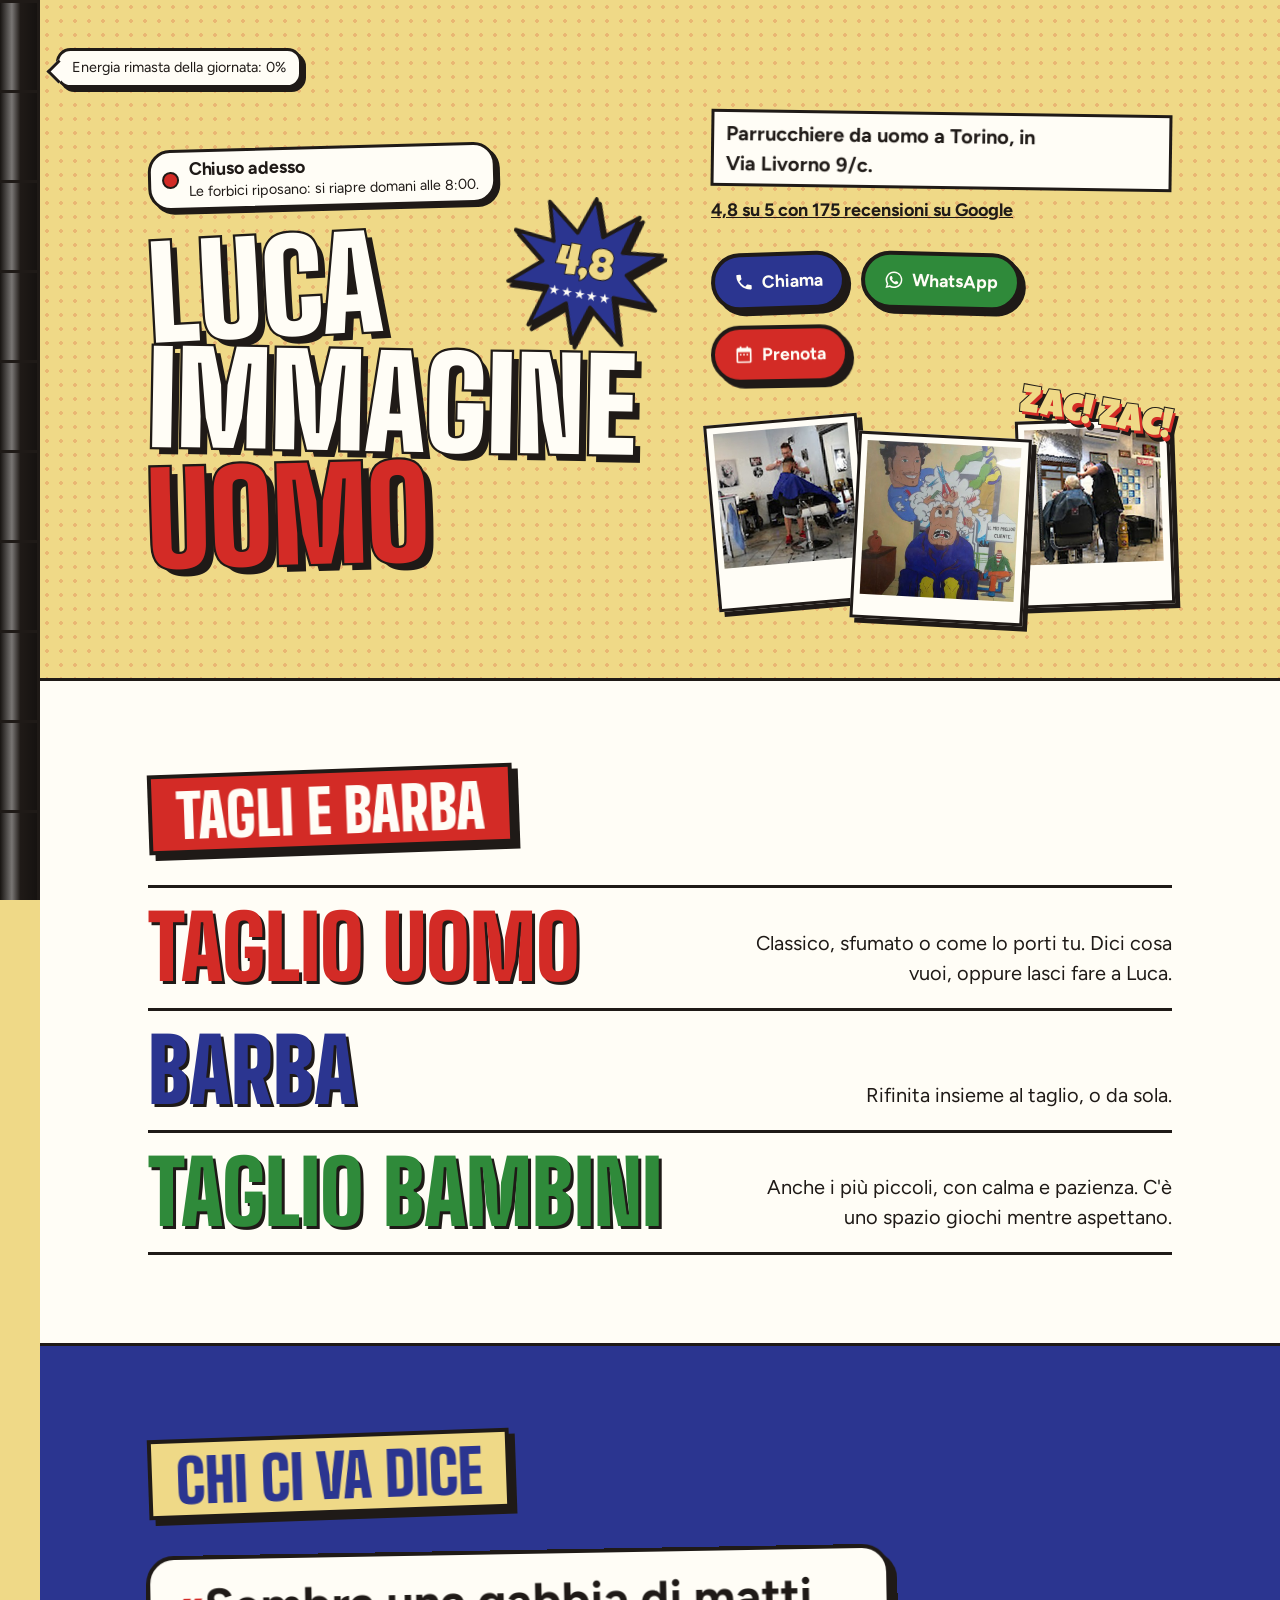
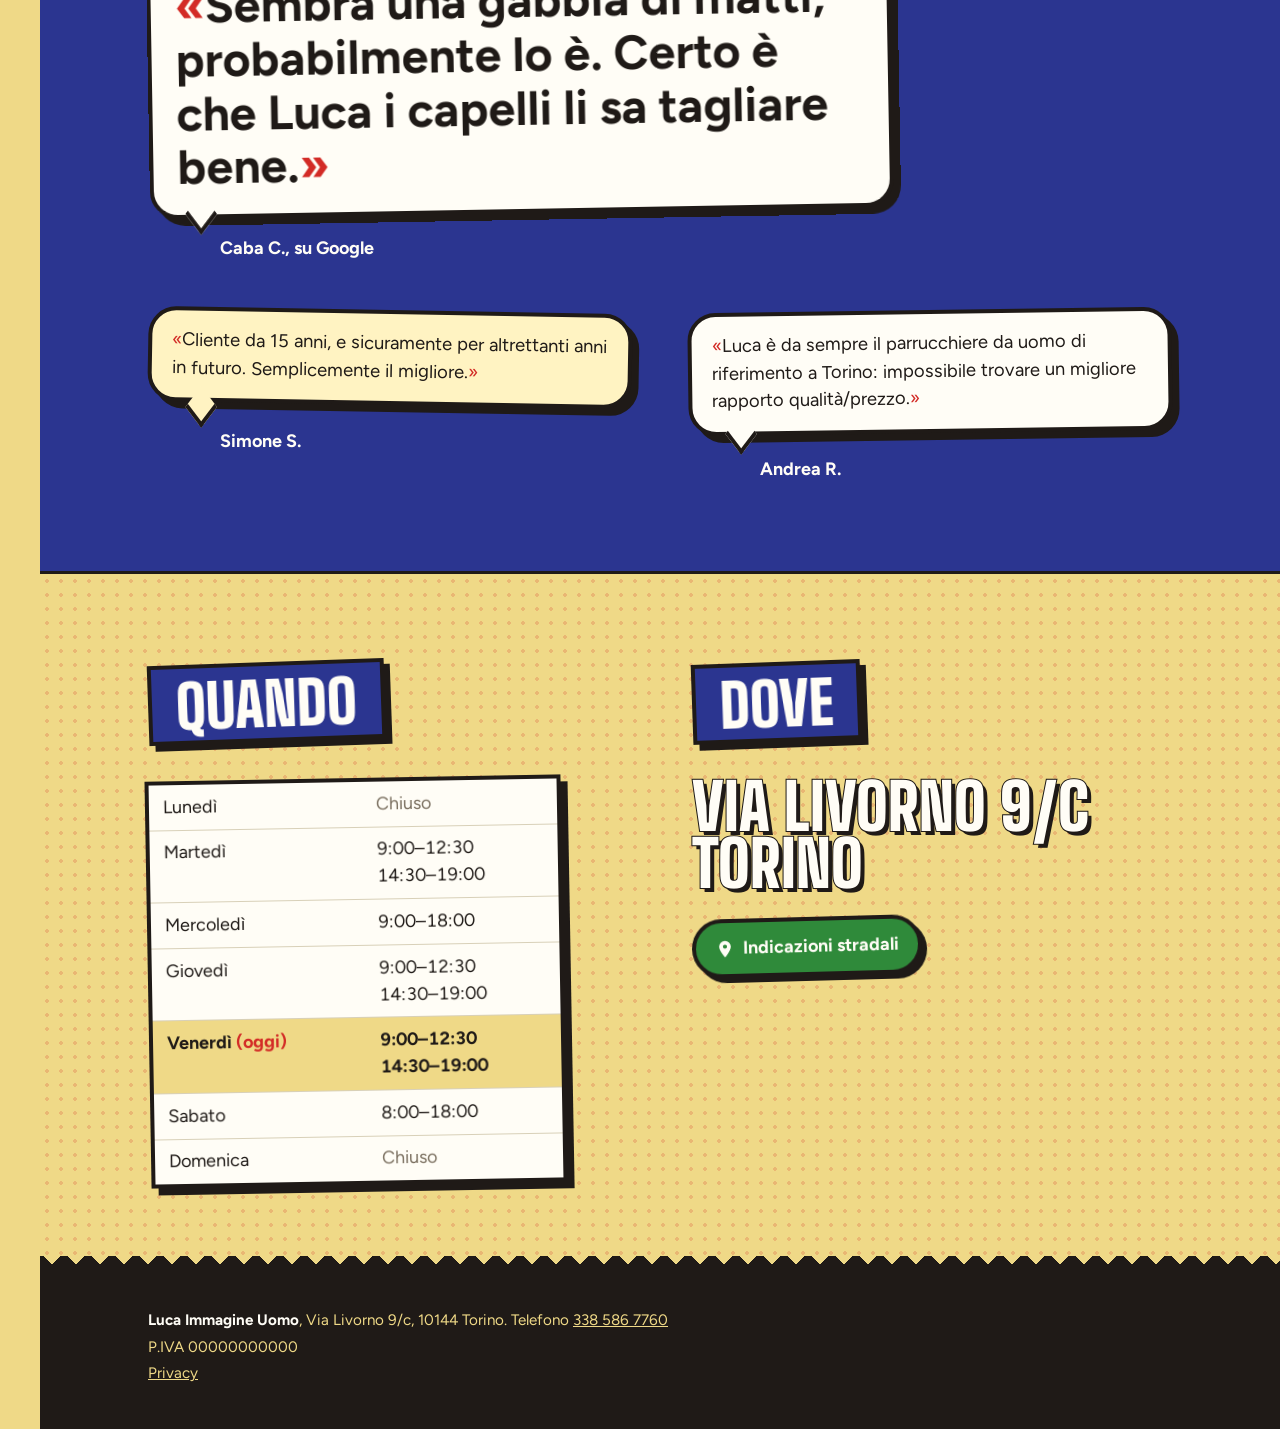
<file: index.html>
<!doctype html>
<html lang="it">
<head>
<meta charset="utf-8">
<meta name="viewport" content="width=device-width, initial-scale=1, viewport-fit=cover">
<title>Luca Immagine Uomo — Parrucchiere da uomo a Torino, Via Livorno 9/c</title>
<meta name="description" content="Parrucchiere da uomo in Via Livorno 9/c a Torino. Taglio, barba e bambini. 4,8 su Google con 175 recensioni. Chiama, scrivi su WhatsApp o prenota online.">
<meta property="og:title" content="Luca Immagine Uomo — Parrucchiere da uomo a Torino">
<meta property="og:image" content="assets/murale.jpg">
<meta property="og:description" content="Via Livorno 9/c, Torino. Taglio, barba e bambini.">
<meta name="theme-color" content="#efd987">
<link rel="icon" href="assets/favicon.svg" type="image/svg+xml">
<link rel="preload" href="assets/luckiest-guy-latin-400-normal.woff2" as="font" type="font/woff2" crossorigin>
<link rel="preload" href="assets/big-shoulders-display-latin-900-normal.woff2" as="font" type="font/woff2" crossorigin>
<link rel="stylesheet" href="style.css">
<script type="application/ld+json">
{
  "@context": "https://schema.org",
  "@type": "HairSalon",
  "name": "Luca Immagine Uomo",
  "telephone": "+393385867760",
  "address": {
    "@type": "PostalAddress",
    "streetAddress": "Via Livorno 9/c",
    "postalCode": "10144",
    "addressLocality": "Torino",
    "addressCountry": "IT"
  },
  "openingHoursSpecification": [
    {"@type":"OpeningHoursSpecification","dayOfWeek":["Tuesday","Thursday","Friday"],"opens":"09:00","closes":"12:30"},
    {"@type":"OpeningHoursSpecification","dayOfWeek":["Tuesday","Thursday","Friday"],"opens":"14:30","closes":"19:00"},
    {"@type":"OpeningHoursSpecification","dayOfWeek":"Wednesday","opens":"09:00","closes":"18:00"},
    {"@type":"OpeningHoursSpecification","dayOfWeek":"Saturday","opens":"08:00","closes":"18:00"}
  ]
}
</script>
</head>
<body>

<div class="vita" aria-hidden="true"><div class="vita-piena"></div></div>

<header class="testa">
  <p class="nota" id="nota">Energia rimasta della giornata</p>
  <div class="dentro">
    <div class="nome-scatola">
      <a class="stato" id="stato" href="#orari">Guarda gli orari</a>
      <div class="nome-riga">
      <h1 class="grande nome"><span>Luca</span><span>Immagine</span><span class="uomo">Uomo</span></h1>
      <div class="scoppio" aria-hidden="true">
        <svg viewBox="0 0 200 200"><polygon points="100,4 117,52 160,18 146,68 198,62 156,96 196,130 144,128 160,182 116,146 100,196 84,146 40,182 56,128 4,130 44,96 2,62 54,68 40,18 83,52"/></svg>
        <span class="voto">4,8<small>★★★★★</small></span>
      </div>
      </div>
    </div>

    <div>
      <p class="sotto">Parrucchiere da uomo a Torino, in <span class="nowrap">Via Livorno 9/c</span>.</p>

      <p class="recensioni-link"><a href="https://www.google.com/maps/search/?api=1&amp;query=Luca+Immagine+Uomo+Via+Livorno+9c+Torino" rel="noopener">4,8 su 5 con 175 recensioni su Google</a></p>

      <nav class="azioni" aria-label="Contatti">
        <a class="chiama" href="tel:+393385867760">
          <svg viewBox="0 0 24 24" aria-hidden="true"><path fill="currentColor" d="M6.6 10.8a15.1 15.1 0 0 0 6.6 6.6l2.2-2.2c.3-.3.7-.4 1-.2 1.1.4 2.3.6 3.6.6.6 0 1 .4 1 1V20c0 .6-.4 1-1 1A17 17 0 0 1 3 4c0-.6.4-1 1-1h3.5c.6 0 1 .4 1 1 0 1.3.2 2.5.6 3.6.1.3 0 .7-.2 1l-2.3 2.2Z"/></svg>
          Chiama
        </a>
        <a class="whatsapp" href="https://wa.me/393385867760" rel="noopener">
          <svg viewBox="0 0 24 24" aria-hidden="true"><path fill="currentColor" d="M12 2a10 10 0 0 0-8.6 15.1L2 22l5-1.3A10 10 0 1 0 12 2Zm0 18.2c-1.5 0-3-.4-4.2-1.2l-.3-.2-3 .8.8-2.9-.2-.3A8.2 8.2 0 1 1 12 20.2Zm4.5-6.1c-.2-.1-1.5-.7-1.7-.8-.2-.1-.4-.1-.6.1l-.8 1c-.1.2-.3.2-.5.1a6.7 6.7 0 0 1-3.3-2.9c-.3-.4.3-.4.7-1.4.1-.2 0-.3 0-.4l-.8-1.8c-.2-.5-.4-.4-.6-.4h-.5c-.2 0-.4.1-.7.3-.2.3-.9.9-.9 2.2s.9 2.5 1 2.7c.1.2 1.8 2.8 4.4 3.9 1.6.7 2.3.8 3.1.6.5-.1 1.5-.6 1.7-1.2.2-.6.2-1.1.2-1.2-.1-.1-.2-.2-.5-.3Z"/></svg>
          WhatsApp
        </a>
        <a class="prenota" href="https://www.cutapp.it/prenota/parrucchiere-luca-immagine-uomo-torino-8bb808/" rel="noopener">
          <svg viewBox="0 0 24 24" aria-hidden="true"><path fill="currentColor" d="M7 2v2H5a2 2 0 0 0-2 2v14c0 1.1.9 2 2 2h14a2 2 0 0 0 2-2V6a2 2 0 0 0-2-2h-2V2h-2v2H9V2H7Zm-2 7h14v11H5V9Zm2 2v2h2v-2H7Zm4 0v2h2v-2h-2Zm4 0v2h2v-2h-2Z"/></svg>
          Prenota
        </a>
      </nav>

      <div class="tavolo">
        <span class="zac" aria-hidden="true">Zac! Zac!</span>
        <ul class="polaroid" aria-label="Foto dal negozio">
          <li><img src="assets/luca-al-lavoro-1.jpg" width="375" height="375" alt="Luca al lavoro in negozio, con un cliente seduto sulla poltrona."></li>
          <li><img src="assets/murale-quadrato.jpg" width="480" height="480" alt="Il murale del vecchio negozio: Luca in versione fumetto taglia una montagna di capelli schiumosi a un cliente terrorizzato."></li>
          <li><img src="assets/luca-al-lavoro-2.jpg" width="375" height="375" alt="Luca mentre taglia i capelli a un cliente."></li>
        </ul>
      </div>
    </div>
  </div>
</header>

<main>
  <section class="sezione nuvola" aria-labelledby="t-cosa">
    <div class="dentro">
      <h2 class="grande titolo" id="t-cosa">Tagli e barba</h2>
      <ul class="listino">
        <li>
          <h3 class="grande">Taglio uomo</h3>
          <p>Classico, sfumato o come lo porti tu. Dici cosa vuoi, oppure lasci fare a Luca.</p>
        </li>
        <li>
          <h3 class="grande">Barba</h3>
          <p>Rifinita insieme al taglio, o da sola.</p>
        </li>
        <li>
          <h3 class="grande">Taglio bambini</h3>
          <p>Anche i più piccoli, con calma e pazienza. C'è uno spazio giochi mentre aspettano.</p>
        </li>
      </ul>
    </div>
  </section>

  <section class="sezione mantella" aria-labelledby="t-voci">
    <div class="dentro">
      <h2 class="grande titolo" id="t-voci">Chi ci va dice</h2>
      <div class="voci">
        <blockquote class="citazione">
          <p>Sembra una gabbia di matti, probabilmente lo è. Certo è che Luca i capelli li sa tagliare bene.</p>
          <footer>Caba C., su Google</footer>
        </blockquote>
      </div>
      <ul class="altre">
        <li>
          <blockquote>
            <p>Cliente da 15 anni, e sicuramente per altrettanti anni in futuro. Semplicemente il migliore.</p>
            <footer>Simone S.</footer>
          </blockquote>
        </li>
        <li>
          <blockquote>
            <p>Luca è da sempre il parrucchiere da uomo di riferimento a Torino: impossibile trovare un migliore rapporto qualità/prezzo.</p>
            <footer>Andrea R.</footer>
          </blockquote>
        </li>
      </ul>
    </div>
  </section>

  <section class="sezione muro" id="orari" aria-labelledby="t-quando">
    <div class="dentro pratico">
      <div>
        <h2 class="grande titolo" id="t-quando">Quando</h2>
        <table class="orari">
          <tbody>
            <tr data-giorno="1"><th scope="row">Lunedì</th><td class="riposo">Chiuso</td></tr>
            <tr data-giorno="2"><th scope="row">Martedì</th><td>9:00–12:30<br>14:30–19:00</td></tr>
            <tr data-giorno="3"><th scope="row">Mercoledì</th><td>9:00–18:00</td></tr>
            <tr data-giorno="4"><th scope="row">Giovedì</th><td>9:00–12:30<br>14:30–19:00</td></tr>
            <tr data-giorno="5"><th scope="row">Venerdì</th><td>9:00–12:30<br>14:30–19:00</td></tr>
            <tr data-giorno="6"><th scope="row">Sabato</th><td>8:00–18:00</td></tr>
            <tr data-giorno="0"><th scope="row">Domenica</th><td class="riposo">Chiuso</td></tr>
          </tbody>
        </table>
      </div>
      <div>
        <h2 class="grande titolo">Dove</h2>
        <address class="grande indirizzo">Via Livorno 9/c<br>Torino</address>
        <a class="pulsante" href="https://www.google.com/maps/dir/?api=1&amp;destination=Via+Livorno+9c+10144+Torino" rel="noopener">
          <svg viewBox="0 0 24 24" aria-hidden="true"><path fill="currentColor" d="M12 2a7 7 0 0 0-7 7c0 5.2 7 13 7 13s7-7.8 7-13a7 7 0 0 0-7-7Zm0 9.5A2.5 2.5 0 1 1 12 6.5a2.5 2.5 0 0 1 0 5Z"/></svg>
          Indicazioni stradali
        </a>
      </div>
    </div>
  </section>
</main>

<footer class="piede">
  <div class="dentro">
    <p><strong>Luca Immagine Uomo</strong>, Via Livorno 9/c, 10144 Torino. Telefono <a href="tel:+393385867760">338 586 7760</a></p>
    <p>P.IVA <!-- DA INSERIRE: partita IVA del cliente -->00000000000</p>
    <p><a href="privacy.html">Privacy</a></p>
  </div>
</footer>

<script>
/* Dice se il negozio è aperto adesso (ora di Torino) e regola la barra della vita.
   Nessun dato esce dal browser. Se gli orari cambiano, vanno cambiati
   qui sotto E nella tabella "Quando" più in alto. */
(function () {
  var ORARI = {
    0: [],
    1: [],
    2: [["09:00", "12:30"], ["14:30", "19:00"]],
    3: [["09:00", "18:00"]],
    4: [["09:00", "12:30"], ["14:30", "19:00"]],
    5: [["09:00", "12:30"], ["14:30", "19:00"]],
    6: [["08:00", "18:00"]]
  };
  var NOMI = ["domenica", "lunedì", "martedì", "mercoledì", "giovedì", "venerdì", "sabato"];
  var SIGLE = { Sun: 0, Mon: 1, Tue: 2, Wed: 3, Thu: 4, Fri: 5, Sat: 6 };

  function minuti(t) { var p = t.split(":"); return p[0] * 60 + +p[1]; }
  function bello(t) { return t.replace(/^0/, ""); }

  function aggiorna() {
    var parti = {};
    new Intl.DateTimeFormat("en-GB", {
      timeZone: "Europe/Rome", weekday: "short",
      hour: "2-digit", minute: "2-digit", hourCycle: "h23"
    }).formatToParts(new Date()).forEach(function (p) { parti[p.type] = p.value; });

    var giorno = SIGLE[parti.weekday];
    var adesso = +parti.hour * 60 + +parti.minute;

    // la prossima apertura dopo un certo minuto di oggi
    function prossima(dopo) {
      for (var i = 0; i < 8; i++) {
        var g = (giorno + i) % 7;
        for (var j = 0; j < ORARI[g].length; j++) {
          var inizio = ORARI[g][j][0];
          if (i > 0 || minuti(inizio) > dopo) {
            var giornoTesto = i === 0 ? "" : i === 1 ? "domani " : NOMI[g] + " ";
            return { oggi: i === 0, testo: giornoTesto + "alle " + bello(inizio) };
          }
        }
      }
      return null;
    }

    var fasce = ORARI[giorno], fascia = null;
    fasce.forEach(function (f) {
      if (adesso >= minuti(f[0]) && adesso < minuti(f[1])) fascia = f;
    });

    var aperto = !!fascia, titolo, frase = "", poi;
    if (aperto) {
      titolo = "Aperto adesso, fino alle " + bello(fascia[1]);
      poi = prossima(minuti(fascia[1]) - 1);
      if (poi) {
        frase = (poi.oggi ? "Poi Luca va a mangiare: si riapre " : "Poi le forbici riposano: si riapre ") + poi.testo + ".";
      }
    } else {
      titolo = "Chiuso adesso";
      poi = prossima(adesso);
      if (poi) {
        if (!fasce.length) frase = "Anche i barbieri riposano: si riapre ";
        else if (!poi.oggi) frase = "Le forbici riposano: si riapre ";
        else if (adesso < minuti(fasce[0][0])) frase = "Luca sta scaldando le forbici: si apre ";
        else frase = "Luca è a pranzo: si riapre ";
        frase += poi.testo + ".";
      }
    }

    document.body.classList.toggle("aperto", aperto);
    document.body.classList.toggle("chiuso", !aperto);

    // Barra della vita: quanta giornata di lavoro resta a Luca oggi
    var totale = 0, resta = 0;
    fasce.forEach(function (f) {
      var da = minuti(f[0]), a = minuti(f[1]);
      totale += a - da;
      resta += Math.max(0, a - Math.max(da, adesso));
    });
    var hp = totale ? Math.round(resta / totale * 100) : 0;
    var nota = totale ? "Energia rimasta della giornata: " + hp + "%" : "Energia in ricarica: oggi è chiuso";

    var radice = document.documentElement;
    radice.style.setProperty("--hp", hp + "%");
    document.body.classList.toggle("vita-off", !totale);
    document.body.classList.toggle("vita-media", hp <= 50 && hp > 20);
    document.body.classList.toggle("vita-bassa", hp <= 20);
    document.getElementById("nota").textContent = nota;

    var stato = document.getElementById("stato");
    var dentro = document.createElement("span");
    var forte = document.createElement("strong");
    var piccolo = document.createElement("small");
    forte.textContent = titolo;
    piccolo.textContent = frase;
    dentro.appendChild(forte);
    dentro.appendChild(piccolo);
    stato.textContent = "";
    stato.appendChild(dentro);

    var righe = document.querySelectorAll(".orari tr");
    for (var r = 0; r < righe.length; r++) {
      righe[r].classList.toggle("oggi", +righe[r].getAttribute("data-giorno") === giorno);
    }
  }

  try { aggiorna(); setInterval(aggiorna, 60000); } catch (e) { /* resta il link agli orari */ }
})();
</script>
<script>
/* Gioco di pochi secondi, solo col mouse su schermo grande, in due tempi:
   1) dal primo movimento del mouse "Prenota" insegue il puntatore ovunque
      vada, per FASE1 millisecondi; poi torna al suo posto;
   2) per FASE2 millisecondi "Chiama" scappa quando il mouse si avvicina.
   Poi tutto torna fermo e normale.
   Non parte su telefono, da tastiera o con le animazioni ridotte. */
(function () {
  if (!window.matchMedia || !window.requestAnimationFrame) return;
  if (!matchMedia("(hover: hover) and (pointer: fine) and (min-width: 56rem)").matches) return;
  if (matchMedia("(prefers-reduced-motion: reduce)").matches) return;

  var FASE1 = 6000, FASE2 = 3000;
  var MORBIDEZZA = 0.2; // 1 = attaccato al mouse, più basso = più "elastico"
  var prenota = { el: document.querySelector(".azioni .prenota"), x: 0, y: 0 };
  var chiama = { el: document.querySelector(".azioni .chiama"), raggio: 170, max: 140, x: 0, y: 0 };
  if (!prenota.el || !chiama.el) return;
  var pezzi = [prenota, chiama];

  var mouse = null, fase = 0; // 0 = non partito, 1 = Prenota segue, 2 = Chiama scappa, 3 = fine

  function alMouse(e) {
    mouse = { x: e.clientX, y: e.clientY };
    if (fase) return;
    fase = 1;
    // posizione "di casa" di ogni bottone, misurata una volta sola da fermo
    pezzi.forEach(function (p) {
      var r = p.el.getBoundingClientRect();
      p.casaX = r.left + r.width / 2 + window.scrollX;
      p.casaY = r.top + r.height / 2 + window.scrollY;
    });
    prenota.el.style.zIndex = 30; // sopra a tutto mentre insegue
    setTimeout(function () { if (fase === 1) fase = 2; }, FASE1);
    setTimeout(function () { fase = 3; }, FASE1 + FASE2);
    requestAnimationFrame(passo);
  }

  function distanza(p) {
    return { dx: mouse.x - (p.casaX - window.scrollX), dy: mouse.y - (p.casaY - window.scrollY) };
  }

  function passo() {
    // dove vorrebbe andare ogni bottone in questo istante
    var vaP = { x: 0, y: 0 }, vaC = { x: 0, y: 0 };
    if (fase === 1) {
      var dp = distanza(prenota);
      vaP = { x: dp.dx, y: dp.dy };
    } else if (fase === 2) {
      var dc = distanza(chiama);
      var d = Math.sqrt(dc.dx * dc.dx + dc.dy * dc.dy) || 1;
      if (d < chiama.raggio) {
        var spinta = (1 - d / chiama.raggio) * chiama.max;
        vaC = { x: -dc.dx / d * spinta, y: -dc.dy / d * spinta };
      }
    }

    var fermi = true;
    [[prenota, vaP], [chiama, vaC]].forEach(function (coppia) {
      var p = coppia[0], va = coppia[1];
      p.x += (va.x - p.x) * MORBIDEZZA;
      p.y += (va.y - p.y) * MORBIDEZZA;
      if (Math.abs(p.x) > 0.5 || Math.abs(p.y) > 0.5) fermi = false;
      p.el.style.translate = p.x.toFixed(1) + "px " + p.y.toFixed(1) + "px";
    });
    if (fase === 2 && fermi) prenota.el.style.zIndex = "";

    if (fase === 3 && fermi) {
      document.removeEventListener("mousemove", alMouse);
      pezzi.forEach(function (p) { p.el.style.translate = ""; p.el.style.zIndex = ""; });
      return;
    }
    requestAnimationFrame(passo);
  }

  document.addEventListener("mousemove", alMouse, { passive: true });
  window.addEventListener("resize", function () { fase = 3; });
})();
</script>
</body>
</html>
</file>
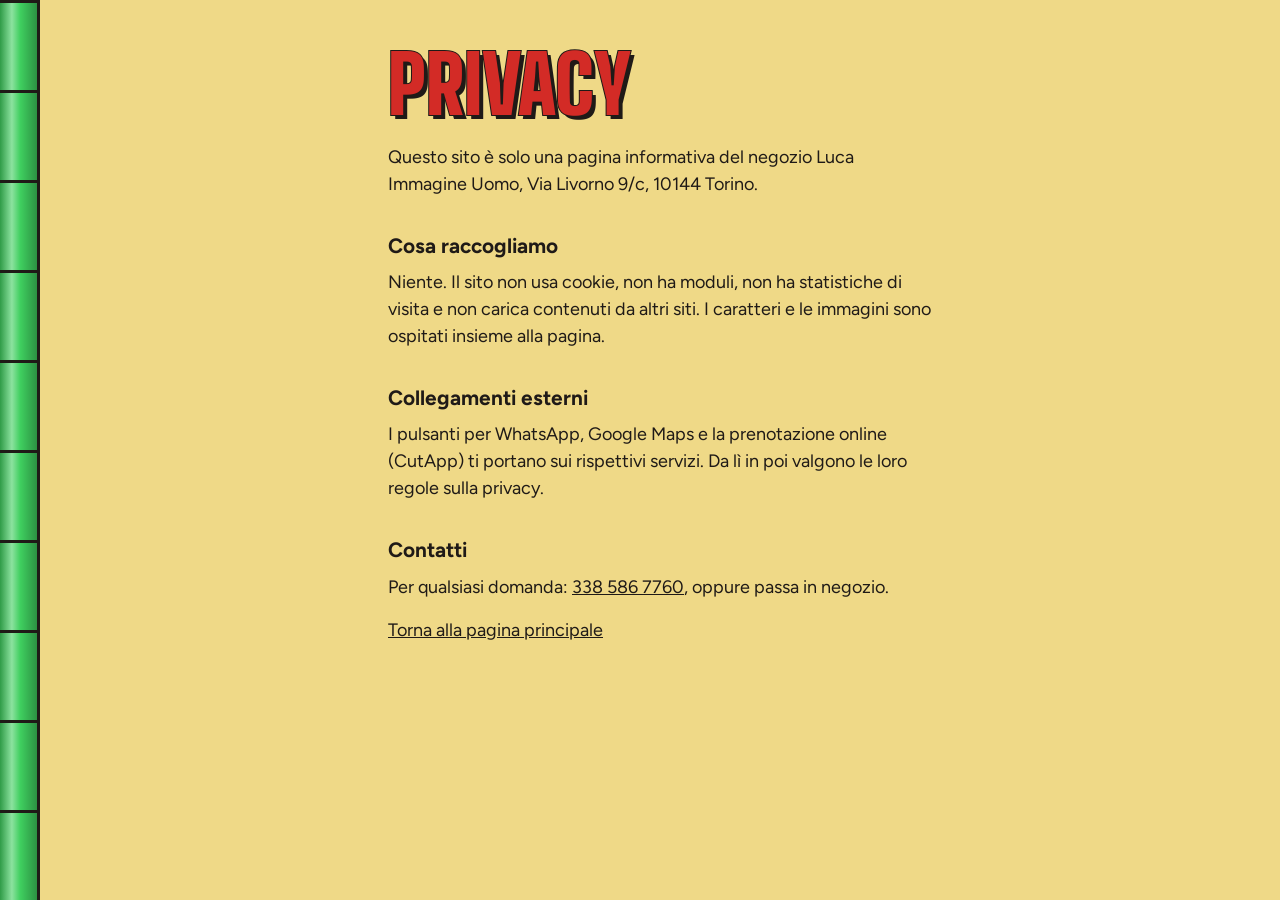
<file: privacy.html>
<!doctype html>
<html lang="it">
<head>
<meta charset="utf-8">
<meta name="viewport" content="width=device-width, initial-scale=1">
<title>Privacy — Luca Immagine Uomo</title>
<meta name="robots" content="noindex">
<meta name="theme-color" content="#efd987">
<link rel="icon" href="assets/favicon.svg" type="image/svg+xml">
<link rel="stylesheet" href="style.css">
<style>body { padding-bottom: 0; }</style>
</head>
<body>
<div class="vita" aria-hidden="true"><div class="vita-piena"></div></div>
<main class="dentro testo">
  <h1 class="grande">Privacy</h1>
  <p>Questo sito è solo una pagina informativa del negozio Luca Immagine Uomo, Via Livorno 9/c, 10144 Torino.</p>

  <h2>Cosa raccogliamo</h2>
  <p>Niente. Il sito non usa cookie, non ha moduli, non ha statistiche di visita e non carica contenuti da altri siti. I caratteri e le immagini sono ospitati insieme alla pagina.</p>

  <h2>Collegamenti esterni</h2>
  <p>I pulsanti per WhatsApp, Google Maps e la prenotazione online (CutApp) ti portano sui rispettivi servizi. Da lì in poi valgono le loro regole sulla privacy.</p>

  <h2>Contatti</h2>
  <p>Per qualsiasi domanda: <a href="tel:+393385867760">338 586 7760</a>, oppure passa in negozio.</p>

  <p><a href="index.html">Torna alla pagina principale</a></p>
</main>
</body>
</html>
</file>
<file: style.css>
/* Luca Immagine Uomo
   Fumetto: muro giallo a puntini, contorni neri, adesivi storti.
   Sul bordo sinistro c'è la barra della vita di Luca: si scarica
   durante la giornata di lavoro (la regola lo script in fondo a index.html). */

@font-face {
  font-family: "Big Shoulders";
  src: url("assets/big-shoulders-display-latin-900-normal.woff2") format("woff2");
  font-weight: 900;
  font-display: swap;
}
@font-face {
  font-family: "Luckiest Guy";
  src: url("assets/luckiest-guy-latin-400-normal.woff2") format("woff2");
  font-display: swap;
}
@font-face {
  font-family: "Figtree";
  src: url("assets/figtree-latin-400-normal.woff2") format("woff2");
  font-weight: 400;
  font-display: swap;
}
@font-face {
  font-family: "Figtree";
  src: url("assets/figtree-latin-700-normal.woff2") format("woff2");
  font-weight: 700;
  font-display: swap;
}

:root {
  --muro: #efd987;
  --mantella: #2b3590;
  --pettine: #2f8a3a;
  --forbici: #d32b26;
  --inchiostro: #1f1a17;
  --nuvola: #fffdf6;
  --tratto: 3px solid var(--inchiostro);
  --ombra: 5px 5px 0 var(--inchiostro);
  --puntini: radial-gradient(rgba(211, 43, 38, 0.2) 1.6px, transparent 1.8px);
  --palo: clamp(16px, 3.6vw, 40px);
  --barra: 4.25rem;
}

* { box-sizing: border-box; }

html { -webkit-text-size-adjust: 100%; scroll-behavior: smooth; overflow-x: clip; }

body {
  margin: 0;
  padding-left: var(--palo);
  padding-bottom: calc(var(--barra) + env(safe-area-inset-bottom, 0px));
  background: var(--muro);
  color: var(--inchiostro);
  font-family: "Figtree", system-ui, sans-serif;
  font-size: 1.125rem;
  line-height: 1.5;
}

img { display: block; max-width: 100%; height: auto; }
a { color: inherit; }
:focus-visible { outline: 3px solid var(--inchiostro); outline-offset: 3px; box-shadow: 0 0 0 3px #fff; }

.dentro {
  max-width: 70rem;
  margin: 0 auto;
  padding-left: clamp(16px, 4vw, 48px);
  padding-right: clamp(16px, 4vw, 48px);
}

.grande {
  font-family: "Big Shoulders", "Arial Narrow", Impact, sans-serif;
  font-weight: 900;
  text-transform: uppercase;
  line-height: 0.9;
  margin: 0;
}

/* ---------- La barra della vita di Luca ----------
   Altezza del pieno = --hp, impostata dallo script: 100% all'apertura,
   0% alla chiusura. Verde, poi gialla sotto il 50%, rossa sotto il 20%. */

.vita {
  position: fixed;
  z-index: 20;
  top: 0;
  bottom: 0;
  left: 0;
  width: var(--palo);
  background: var(--inchiostro);
  border-right: var(--tratto);
}
.vita-piena {
  position: absolute;
  left: 0;
  right: 0;
  bottom: 0;
  height: var(--hp, 100%);
  background: #3fcf5f;
  transition: height 1s ease-out, background-color 0.4s;
}
.vita-media .vita-piena { background: #f0b400; }
.vita-bassa .vita-piena { background: var(--forbici); }
/* giorno di chiusura: la barra si ricarica, dal basso verso l'alto, a ripetizione */
.vita-off .vita-piena { height: 55%; background: #58a6ff; transition: none; }
/* tacche ogni 10% e riflesso, sopra sia al pieno sia al vuoto */
.vita::after {
  content: "";
  position: absolute;
  inset: 0;
  background:
    repeating-linear-gradient(0deg, transparent 0 calc(10% - 3px), var(--inchiostro) calc(10% - 3px) 10%),
    linear-gradient(90deg, rgba(0,0,0,.25), rgba(255,255,255,.4) 32%, rgba(255,255,255,0) 55%, rgba(0,0,0,.3));
}
@media (prefers-reduced-motion: no-preference) {
  .aperto .vita-piena { animation: battito 1.6s ease-in-out infinite; }
  @keyframes battito { 50% { filter: brightness(1.25); } }
  .vita-off .vita-piena { animation: ricarica 3.2s ease-in-out infinite; }
  @keyframes ricarica {
    0% { height: 5%; }
    85%, 100% { height: 100%; }
  }
}

/* ---------- Testa ---------- */

.testa {
  background: var(--puntini) 0 0 / 14px 14px var(--muro);
  padding-top: clamp(1.5rem, 4vw, 3rem);
  padding-bottom: clamp(2.5rem, 6vw, 4.5rem);
}
.testa .dentro { display: grid; gap: 2rem; }

.nome-scatola { container-type: inline-size; }
.nome-riga { position: relative; }

.nome {
  font-size: 25cqi;
  color: var(--nuvola);
  -webkit-text-stroke: 0.9cqi var(--inchiostro);
  paint-order: stroke fill;
  text-shadow: 1.4cqi 1.4cqi 0 var(--inchiostro);
}
.nome span { display: block; width: max-content; }
.nome span:nth-child(1) { transform: rotate(-3deg); }
.nome span:nth-child(2) { transform: rotate(1deg); }
.nome .uomo { color: var(--forbici); transform: rotate(-1.5deg); }

.stato {
  display: inline-flex;
  align-items: center;
  gap: 0.6rem;
  margin: 0 0 1.5rem;
  padding: 0.4rem 0.9rem 0.4rem 0.7rem;
  background: var(--nuvola);
  border: var(--tratto);
  box-shadow: 4px 4px 0 var(--inchiostro);
  border-radius: 1.4rem;
  line-height: 1.3;
  text-decoration: none;
  transform: rotate(-1.5deg);
}
.stato::before {
  content: "";
  width: 0.8rem;
  height: 0.8rem;
  border-radius: 50%;
  border: 2px solid var(--inchiostro);
  background: #b9b3a3;
  flex: none;
}
.stato strong { display: block; }
.stato small { display: block; font-size: 0.9rem; }
.aperto .stato::before { background: #3fcf5f; }
.chiuso .stato::before { background: var(--forbici); }

/* adesivo del voto, appiccicato di fianco a "LUCA" */
.scoppio {
  position: absolute;
  right: -1cqi;
  top: -7cqi;
  width: 30cqi;
  aspect-ratio: 1;
  display: grid;
  place-items: center;
  transform: rotate(10deg);
}
.scoppio svg {
  position: absolute;
  inset: 0;
  width: 100%;
  height: 100%;
  fill: var(--mantella);
  stroke: var(--inchiostro);
  stroke-width: 5;
  stroke-linejoin: round;
  filter: drop-shadow(4px 4px 0 var(--inchiostro));
}
.scoppio .voto {
  position: relative;
  font-family: "Luckiest Guy", "Arial Black", sans-serif;
  font-size: 8.5cqi;
  line-height: 1;
  color: var(--muro);
  -webkit-text-stroke: 0.35cqi var(--inchiostro);
  paint-order: stroke fill;
  text-align: center;
  margin-top: 1.5cqi;
}
.scoppio .voto small {
  display: block;
  font-size: 2.6cqi;
  letter-spacing: 0.05em;
  color: var(--nuvola);
  -webkit-text-stroke: 0;
}
@media (prefers-reduced-motion: no-preference) {
  .scoppio { animation: botto 0.6s cubic-bezier(.2, 1.6, .4, 1) 0.25s both; }
  @keyframes botto {
    from { transform: rotate(-25deg) scale(0); }
    to { transform: rotate(10deg) scale(1); }
  }
}

.sotto {
  display: inline-block;
  background: var(--nuvola);
  border: var(--tratto);
  padding: 0.35rem 0.75rem;
  margin: 0;
  font-weight: 700;
  font-size: clamp(1.05rem, 2.4vw, 1.25rem);
  transform: rotate(0.8deg);
}
.nowrap { white-space: nowrap; }
/* nuvoletta attaccata alla barra della vita, con la codina che la indica */
.nota {
  position: relative;
  width: fit-content;
  max-width: min(34rem, calc(100% - 28px));
  margin: 0 0 1.5rem 16px;
  padding: 0.45rem 0.8rem;
  background: var(--nuvola);
  border: var(--tratto);
  border-radius: 0.9rem;
  box-shadow: 4px 4px 0 var(--inchiostro);
  font-size: 0.9rem;
  line-height: 1.35;
}
.nota::before {
  content: "";
  position: absolute;
  left: -9px;
  top: 0.75rem;
  width: 14px;
  height: 14px;
  background: var(--nuvola);
  border-left: var(--tratto);
  border-bottom: var(--tratto);
  transform: rotate(45deg);
}
.recensioni-link { margin: 0.5rem 0 0; font-weight: 700; }

/* ---------- Polaroid a colori + adesivo "Zac! Zac!" ---------- */

.tavolo { position: relative; margin-top: 2.25rem; max-width: 30rem; }
.zac {
  position: absolute;
  z-index: 5;
  top: -1.4rem;
  right: 0;
  font-family: "Luckiest Guy", "Arial Black", sans-serif;
  font-size: clamp(1.6rem, 6vw, 2.4rem);
  line-height: 1;
  color: var(--muro);
  -webkit-text-stroke: 2px var(--inchiostro);
  paint-order: stroke fill;
  text-shadow: 3px 3px 0 var(--forbici), 6px 6px 0 var(--inchiostro);
  transform: rotate(10deg);
  pointer-events: none;
}
.polaroid {
  list-style: none;
  margin: 0;
  padding: 0;
  display: grid;
  grid-template-columns: repeat(3, 1fr);
}
.polaroid li {
  position: relative;
  background: var(--nuvola);
  border: var(--tratto);
  box-shadow: var(--ombra);
  padding: 0.4rem 0.4rem 1.3rem;
}
.polaroid li:nth-child(1) { transform: rotate(-5deg); z-index: 1; }
.polaroid li:nth-child(2) { transform: rotate(3deg) translateY(1rem); margin: 0 -0.6rem; z-index: 2; }
.polaroid li:nth-child(3) { transform: rotate(-2deg); z-index: 1; }
.polaroid img { width: 100%; aspect-ratio: 1; object-fit: cover; }
/* ---------- Azioni: barra fissa su telefono, bottoni su schermo grande ---------- */

.azioni {
  position: fixed;
  z-index: 15;
  left: var(--palo);
  right: 0;
  bottom: 0;
  display: grid;
  grid-template-columns: repeat(3, 1fr);
  border-top: var(--tratto);
  padding-bottom: env(safe-area-inset-bottom, 0px);
  background: var(--inchiostro);
}
.azioni a {
  display: flex;
  flex-direction: column;
  align-items: center;
  justify-content: center;
  gap: 0.15rem;
  min-height: var(--barra);
  color: var(--nuvola);
  font-weight: 700;
  font-size: 0.95rem;
  text-decoration: none;
}
.azioni a + a { border-left: var(--tratto); }
.azioni svg { width: 1.5rem; height: 1.5rem; }
.azioni .chiama { background: var(--mantella); }
.azioni .whatsapp { background: var(--pettine); }
.azioni .prenota { background: var(--forbici); }

@media (min-width: 56rem) {
  body { padding-bottom: 0; }
  .testa .dentro { grid-template-columns: 1.1fr 1fr; gap: 3.5rem; align-items: center; }
  .azioni {
    position: static;
    display: flex;
    flex-wrap: wrap;
    gap: 0.9rem;
    background: none;
    border: 0;
    padding: 0;
    margin-top: 1.75rem;
  }
  .azioni a {
    flex-direction: row;
    gap: 0.5rem;
    min-height: 0;
    padding: 0.75rem 1.2rem;
    border: 4px solid var(--inchiostro);
    border-radius: 999px;
    box-shadow: var(--ombra);
    font-size: 1.1rem;
  }
  .azioni a + a { border-left: 4px solid var(--inchiostro); }
  .azioni a:nth-child(1) { transform: rotate(-2deg); }
  .azioni a:nth-child(2) { transform: rotate(1.5deg); }
  .azioni a:nth-child(3) { transform: rotate(-1deg); }
  .azioni a:hover { transform: rotate(0) scale(1.06); }
  .azioni svg { width: 1.25rem; height: 1.25rem; }
}

/* ---------- Sezioni ---------- */

.sezione {
  border-top: var(--tratto);
  padding-top: clamp(3rem, 8vw, 5.5rem);
  padding-bottom: clamp(3rem, 8vw, 5.5rem);
}
.sezione.nuvola { background: var(--nuvola); }
.sezione.mantella { background: var(--mantella); color: var(--nuvola); }
.sezione.muro { background: var(--puntini) 0 0 / 14px 14px var(--muro); }

/* titoli come etichette adesive */
.titolo {
  display: inline-block;
  font-size: clamp(2.2rem, 8vw, 3.75rem);
  background: var(--forbici);
  color: var(--nuvola);
  padding: 0.18em 0.4em 0.12em;
  border: 4px solid var(--inchiostro);
  box-shadow: 6px 6px 0 var(--inchiostro);
  transform: rotate(-2deg);
  margin-bottom: 2.25rem;
}
.mantella .titolo { background: var(--muro); color: var(--mantella); }
.muro .titolo { background: var(--mantella); }

/* ---------- Listino ---------- */

.listino { list-style: none; margin: 0; padding: 0; border-top: var(--tratto); }
.listino li {
  display: grid;
  gap: 0.4rem 2rem;
  padding: 1.25rem 0;
  border-bottom: var(--tratto);
}
.listino h3 {
  font-size: clamp(2.6rem, 10vw, 5.5rem);
  text-shadow: 3px 3px 0 var(--inchiostro);
}
.listino li:nth-child(1) h3 { color: var(--forbici); }
.listino li:nth-child(2) h3 { color: var(--mantella); }
.listino li:nth-child(3) h3 { color: var(--pettine); }
.listino p { margin: 0; max-width: 34ch; }
@media (min-width: 56rem) {
  .listino li { grid-template-columns: 1.2fr 1fr; align-items: end; }
  .listino p { justify-self: end; text-align: right; font-size: 1.25rem; }
}

/* ---------- Voci dei clienti: nuvolette ---------- */

.citazione, .altre blockquote { margin: 0; }
.citazione p, .altre p {
  position: relative;
  margin: 0;
  background: var(--nuvola);
  color: var(--inchiostro);
  border: 4px solid var(--inchiostro);
  border-radius: 1.75rem;
  box-shadow: 7px 7px 0 var(--inchiostro);
}
.citazione p {
  padding: 1.25rem 1.5rem;
  font-weight: 700;
  font-size: clamp(1.6rem, 4.6vw, 3rem);
  line-height: 1.12;
  max-width: 24ch;
  transform: rotate(-1deg);
}
.altre p { padding: 1rem 1.25rem; font-size: 1.15rem; }
.citazione p::before, .altre p::before { content: "«"; color: var(--forbici); }
.citazione p::after, .altre p::after { content: "»"; color: var(--forbici); }
/* la codina della nuvoletta */
.citazione footer::before, .altre footer::before {
  content: "";
  position: absolute;
  left: 1.5rem;
  top: -2.15rem;
  width: 1.4rem;
  height: 1.4rem;
  background: var(--nuvola);
  border-right: 4px solid var(--inchiostro);
  border-bottom: 4px solid var(--inchiostro);
  transform: rotate(45deg) skew(8deg, 8deg);
}
.citazione footer, .altre footer {
  position: relative;
  margin: 1.4rem 0 0 1rem;
  padding-left: 3.5rem;
  font-weight: 700;
}
.altre { list-style: none; margin: 3rem 0 0; padding: 0; display: grid; gap: 2.25rem; }
.altre li:nth-child(1) p { transform: rotate(1deg); background: #fff3c2; }
.altre li:nth-child(1) footer::before { background: #fff3c2; }
.altre li:nth-child(2) p { transform: rotate(-0.8deg); }
@media (min-width: 56rem) { .altre { grid-template-columns: 1fr 1fr; gap: 3.5rem; } }

/* ---------- Orari e indirizzo ---------- */

.pratico { display: grid; gap: 3rem; }
@media (min-width: 56rem) { .pratico { grid-template-columns: 1fr 1fr; gap: 4rem; } }

.orari {
  width: 100%;
  max-width: 26rem;
  border-collapse: separate;
  border-spacing: 0;
  background: var(--nuvola);
  border: 4px solid var(--inchiostro);
  box-shadow: 7px 7px 0 var(--inchiostro);
  font-variant-numeric: tabular-nums;
  transform: rotate(-1deg);
}
.orari th, .orari td {
  text-align: left;
  vertical-align: top;
  padding: 0.55rem 0.9rem;
  border-bottom: 1px solid #d8d0b8;
}
.orari tr:last-child th, .orari tr:last-child td { border-bottom: 0; }
.orari th { font-weight: 400; }
.orari .riposo { color: #7a6f5f; }
.orari tr.oggi th, .orari tr.oggi td { background: var(--muro); font-weight: 700; }
.orari tr.oggi th::after { content: " (oggi)"; color: var(--forbici); }

.indirizzo {
  font-style: normal;
  font-size: clamp(2.4rem, 8vw, 4rem);
  color: var(--nuvola);
  -webkit-text-stroke: 2px var(--inchiostro);
  paint-order: stroke fill;
  text-shadow: 4px 4px 0 var(--inchiostro);
  margin-bottom: 1.5rem;
}
.pulsante {
  display: inline-flex;
  align-items: center;
  gap: 0.5rem;
  padding: 0.75rem 1.2rem;
  background: var(--pettine);
  color: var(--nuvola);
  border: 4px solid var(--inchiostro);
  border-radius: 999px;
  box-shadow: var(--ombra);
  font-weight: 700;
  text-decoration: none;
  transform: rotate(-1.5deg);
}
.pulsante:hover { transform: rotate(0) scale(1.05); }
.pulsante svg { width: 1.25rem; height: 1.25rem; }

/* ---------- Piede a zig-zag ---------- */

.piede {
  position: relative;
  background: var(--inchiostro);
  color: var(--muro);
  padding: 2rem 0 2.5rem;
  font-size: 0.95rem;
}
.piede::before {
  content: "";
  position: absolute;
  left: 0;
  right: 0;
  top: -17px;
  height: 18px;
  background:
    linear-gradient(135deg, transparent 50%, var(--inchiostro) 50%) 0 0 / 24px 18px repeat-x,
    linear-gradient(-135deg, transparent 50%, var(--inchiostro) 50%) 0 0 / 24px 18px repeat-x;
}
.piede p { margin: 0.25rem 0; }
.piede strong { color: var(--nuvola); }

/* ---------- Pagina privacy ---------- */

.testo { max-width: 40rem; padding-top: 3rem; padding-bottom: 3rem; }
.testo h1 {
  font-size: clamp(3rem, 12vw, 5rem);
  color: var(--forbici);
  -webkit-text-stroke: 2px var(--inchiostro);
  paint-order: stroke fill;
  text-shadow: 4px 4px 0 var(--inchiostro);
  margin-bottom: 1.5rem;
}
.testo h2 { font-size: 1.3rem; margin: 2rem 0 0.5rem; }
.testo p { margin: 0 0 1rem; }

@media (prefers-reduced-motion: reduce) {
  .azioni a:hover, .pulsante:hover { transform: none; }
}
</file>
